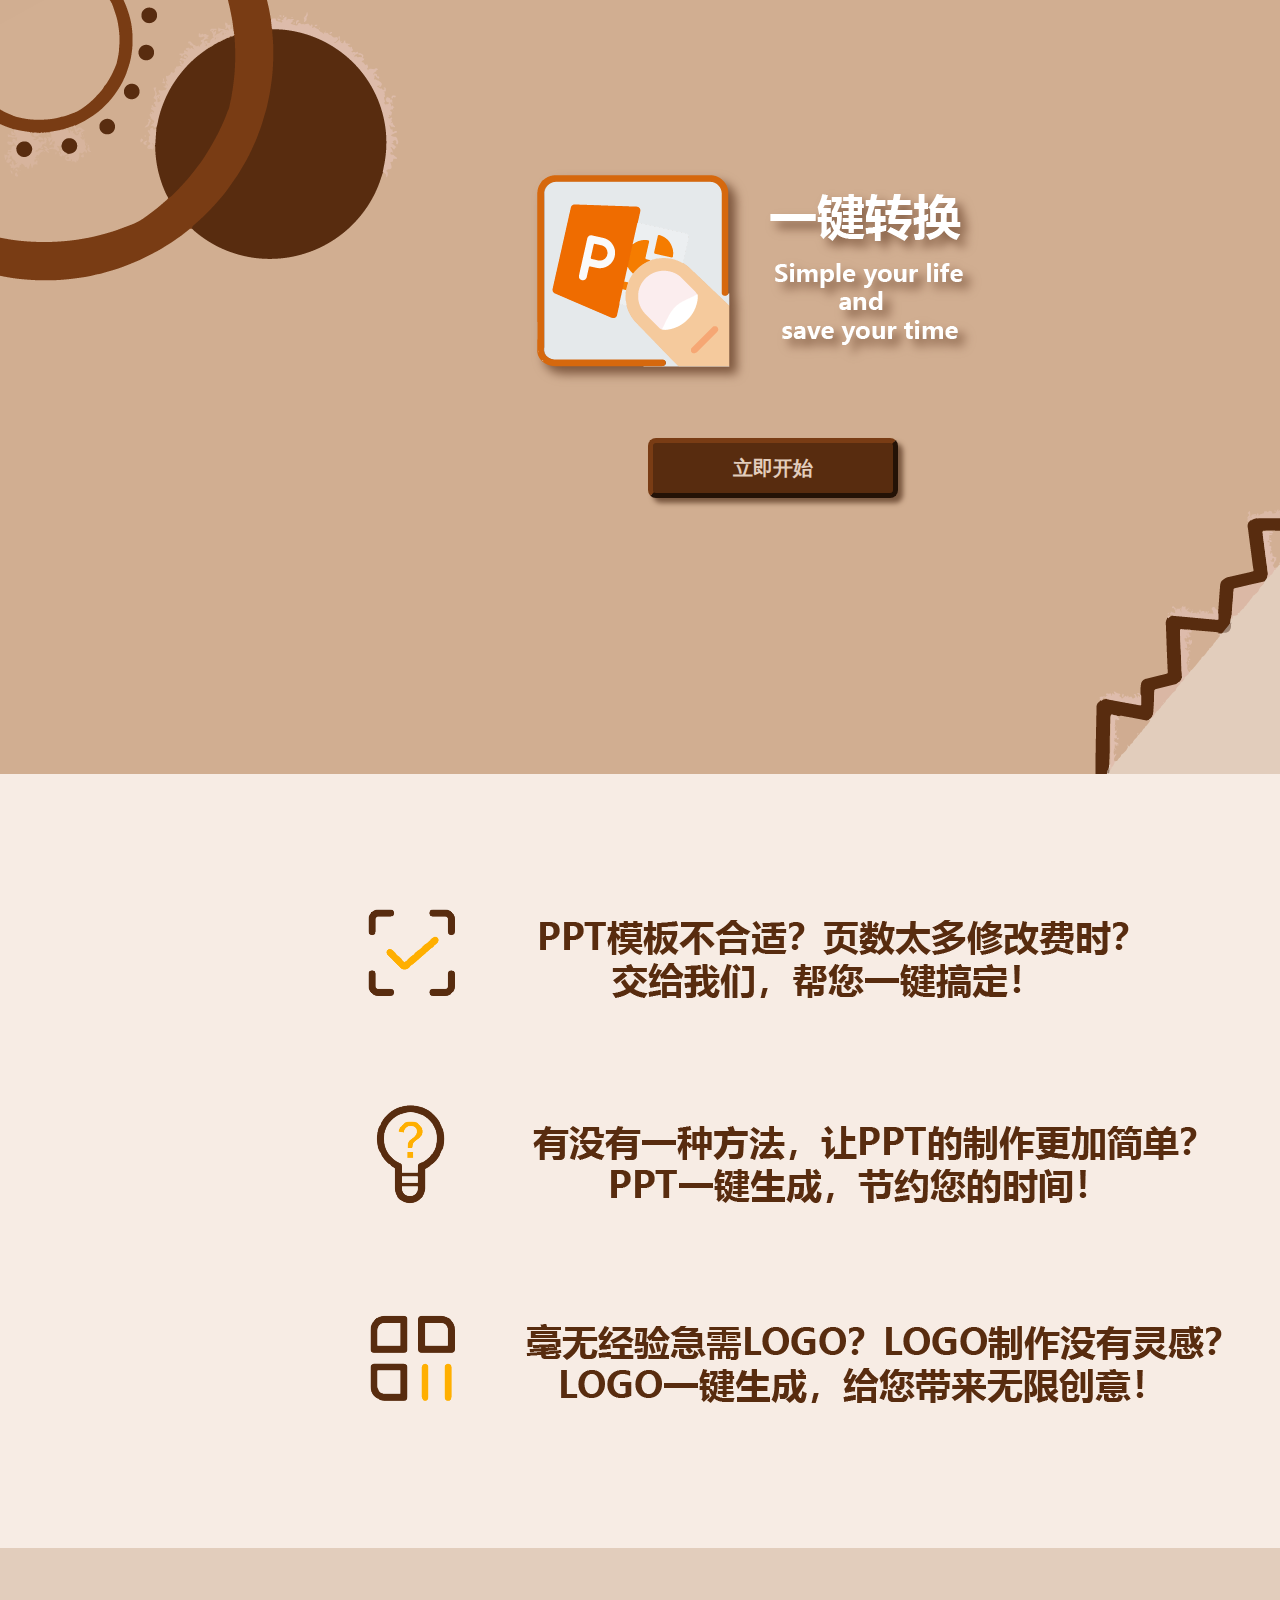
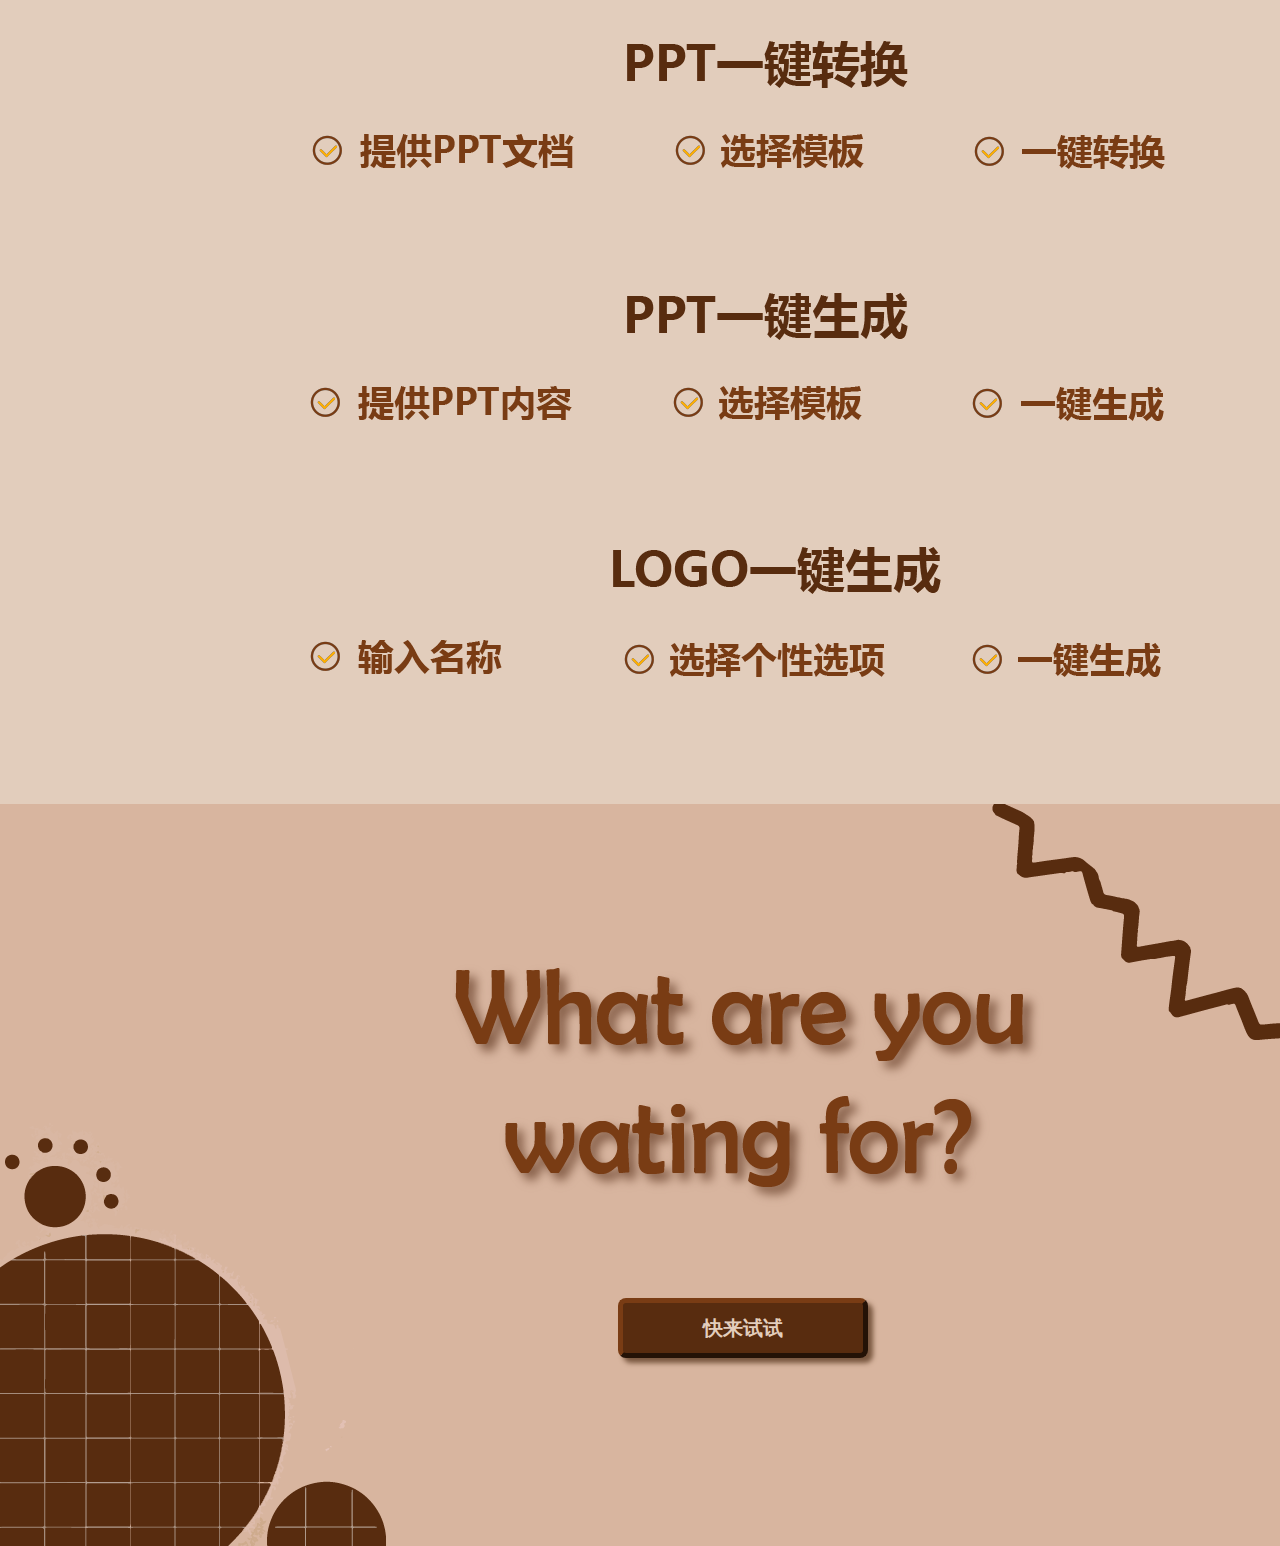
<file: 一键转换/index.html>
<!DOCTYPE html>
<html lang="en">
<head>
    <meta charset="UTF-8">
    <title>3</title>
    <style type="text/css">
        .class1{

            background-image: url("BJ1.png");
         /*   background-size: cover;*/
            background-repeat: no-repeat;
        }
        #start{

            height:60px ;
            width:250px;
            background-color: #582C0F;
            border-color: #793C14;
            border-width: 5px;
            border-radius: 8px;
            font-family: 微软雅黑;
            font-size: 20px;
            color: #E2CDBC;
            margin-top: 430px;
            margin-left: 640px;
            box-shadow: 5px 5px 5px #79573f;

        }
        #start2{

            height:60px ;
            width:250px;
            background-color: #582C0F;
            border-color: #793C14;
            border-width: 5px;
            border-radius: 8px;
            font-family: 微软雅黑;
            font-size: 20px;
            color: #E2CDBC;
            margin-top: 2400px;
            margin-left: 610px;
            box-shadow: 5px 5px 5px #79573f;

        }
    </style>

</head>
<body  class="class1">
<button id="start"><botton onclick="location.href='2.html'"><b>立即开始</b></button>
<button id="start2"><botton onclick="location.href='2.html'"><b>快来试试</b></button>
<!--别删，用来占位的-->
<br>
<br>
<br>
<br>
<br>
<br>
<br>
<br>
<br>
<br>
<br>

</body>
</html>
</file>
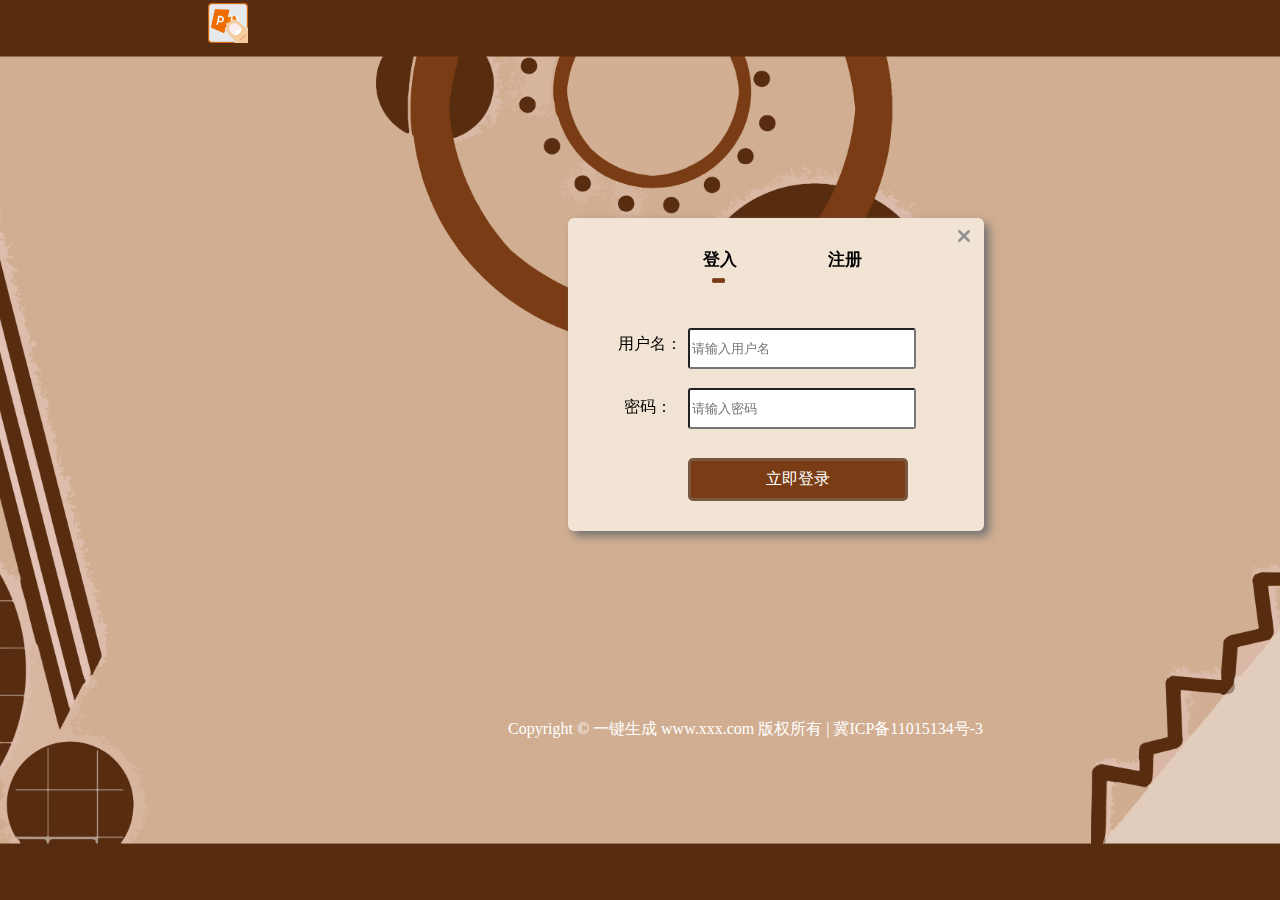
<file: 一键转换/2.html>
﻿<!DOCTYPE html>
<html lang="en">
<head>
    <meta charset="UTF-8">
    <title>2</title>
    <style type="text/css">
        #web_bg{
            position: fixed;
            top: 0;
            left: 0;
            width:100%;
            height:100%;
            min-width: 1000px;
            z-index:-10;
            zoom: 1;
            background-image: url("BJ2.png");
            background-color: #fff;
            background-repeat: no-repeat;
            background-size: cover;
            -webkit-background-size: cover;
            -o-background-size: cover;
            background-position: center 0;
        }
        #logo{
            position: fixed;
            margin-top: -5px;
            margin-left:200px;
        }

        #word_N{
           position:fixed;
            margin-top: 695px;
            margin-left:500px;
            color: white;
        }
        #id1
        {
            position: absolute;
            border-color:#f2e4d5;
            border-style: solid;
            border-width: 5px;
            background-color: #f2e4d5;
            width:406px;
            height:303px;
            border-radius: 6px;
            margin-top: 210px;
            margin-left: 560px;
            -moz-box-shadow:5px 5px 10px #717171;
            -webkit-box-shadow:5px 5px 10px #717171;
            box-shadow:5px 5px 10px #717171;
        }

        #i3
        {   position: fixed;
            background-color: #793c14;
            border-color: #79573f;
            border-style: solid;
            border-width: 3px;
            border-radius: 5px;
            width: 220px;
            height: 43px;
            color: #FFFFFF;
            text-align: center;
            font-size: 16px;
            margin-top:130px;
            margin-left: 70px;
        }
        #i3:hover{
            opacity: 0.75;
        }
        #i1{
            position: fixed;
            margin-top:0x;
            margin-left: 70px;
            width: 220px;
            height:35px;
            border-radius: 3px;
        }
        #i2{
            position: fixed;
            margin-top:60px;
            margin-left: 70px;
            width: 220px;
            height:35px;
            border-radius: 3px;
        }
        .word{
            position: fixed;
            font-size: 16px;
        }
        #p1{
            margin-top:6px;
        }
        #p2{
            margin-left: 6px;
            margin-top:69px;
        }
        #i4{
            position: fixed;
            margin-left: 610px;
            margin-top:320px;
        }

        #a1{
            position: fixed;
            font-size: 17px;
            font-family: 微软雅黑;
        }
        #a1:hover
        {
            color: #79573f;
        }
        #a2{
            position: fixed;
            font-size: 17px;
            color: #000000;
            text-decoration: none;
            font-family: 微软雅黑;
            margin-left: 125px;
        }
        #a2:hover
        {
            color: #79573f;
        }
        #i6{
            position: fixed;
            width: 13px;
            height: 5px;
            margin-top: 30px;
            margin-left: 9px;
        }
        #i7 {
            position: fixed;
            margin-top: 240px;
            margin-left: 695px;
        }

        #a3{
            position: fixed;
            margin-top:220px;
            margin-left: 950px;
        }


    </style>
</head>
<body>
<!--背景-->
    <div id="web_bg" "></div>
<!--LOGO-->
    <div id="logo">
        <img src="LOGO.png" width="40px" height="40px"></div>
<!--乱写的 要改-->
    <div id="word_N">
       <p>Copyright © 一键生成 www.xxx.com 版权所有 | 冀ICP备11015134号-3</p>
    </div>
<!--登入框-->
    <div id="id1">
<!-- 登录的条条框框  -->
    </div>
    <div id="i4">
        <p class="word" id="p1">用户名：</p>

        <input id="i1" type="text" placeholder="请输入用户名">

        <p class="word" id="p2">密码：</p>

        <input id="i2" type="password" placeholder="请输入密码">

        <input id="i3" type="button"  value="立即登录" onclick="tl()"> <!--onclick用来和js联系-->
    </div>

<!--登入元素-->
    <div id="i7">
        <a id="a1"><b>登入</b></a>
        <a id="a2" href="3.html"><b>注册</b></a>
        <img id="i6" src="杠杠.png">
    </div>
<!--关闭按钮-->
    <a id="a3" href=" " target="_blank">
        <input  type="image" width="12px" src="no.png">
    </a>

<script>
    var username=document.getElementById("i1");
    var password=document.getElementById("i2");
    document.getElementById("i3").onclick=function(){
        var data=JSON.stringify({
	    "username":username.value,
	    "password":password.value
	});
	
        var xhr = new XMLHttpRequest();
        xhr.addEventListener("readystatechange",function () {
            if (this.readyState === this.DONE) {
	        console.log(this.responseText);
	        var JsonObj = JSON.parse(this.reponseText);
	        if(JsonObj.status == 0){ // login success;
	            document.cookie =JsonObj.data.token;
	            valid();
	        }
            }
        });
        xhr.open("POST",URL);//
        xhr.setRequestHeader("****","****");//设置制定的请求头
        xhr.send(data);//发送请求
    }

    function valid(){
	var data = null;
	var xhr = new XMLHttpRequest();
	xhr.addEventListener("readystatechange",function(){
	    if(this.readyState === this.DONE){
		console.log(this.responseText);
		var JsonObject=JSON.parse(this.responseText);
		if(JsonObject.status==0)window.location.href='4.html';//状态为0认证成功跳到主页面
		if(JsonObject.status==1003)alert("密码错误");//密码错误
		if(JsonObject.status==1004)alert("登录过期");//token过期
	    }
	});
	xhr.open("GET",URL);//
	var token=document.cookie;//token格式
	xhr.setRequestHeader("****",token);//设置制定的请求头
	xhr.send(data);
    }

</script>



</body>
</html>
</file>
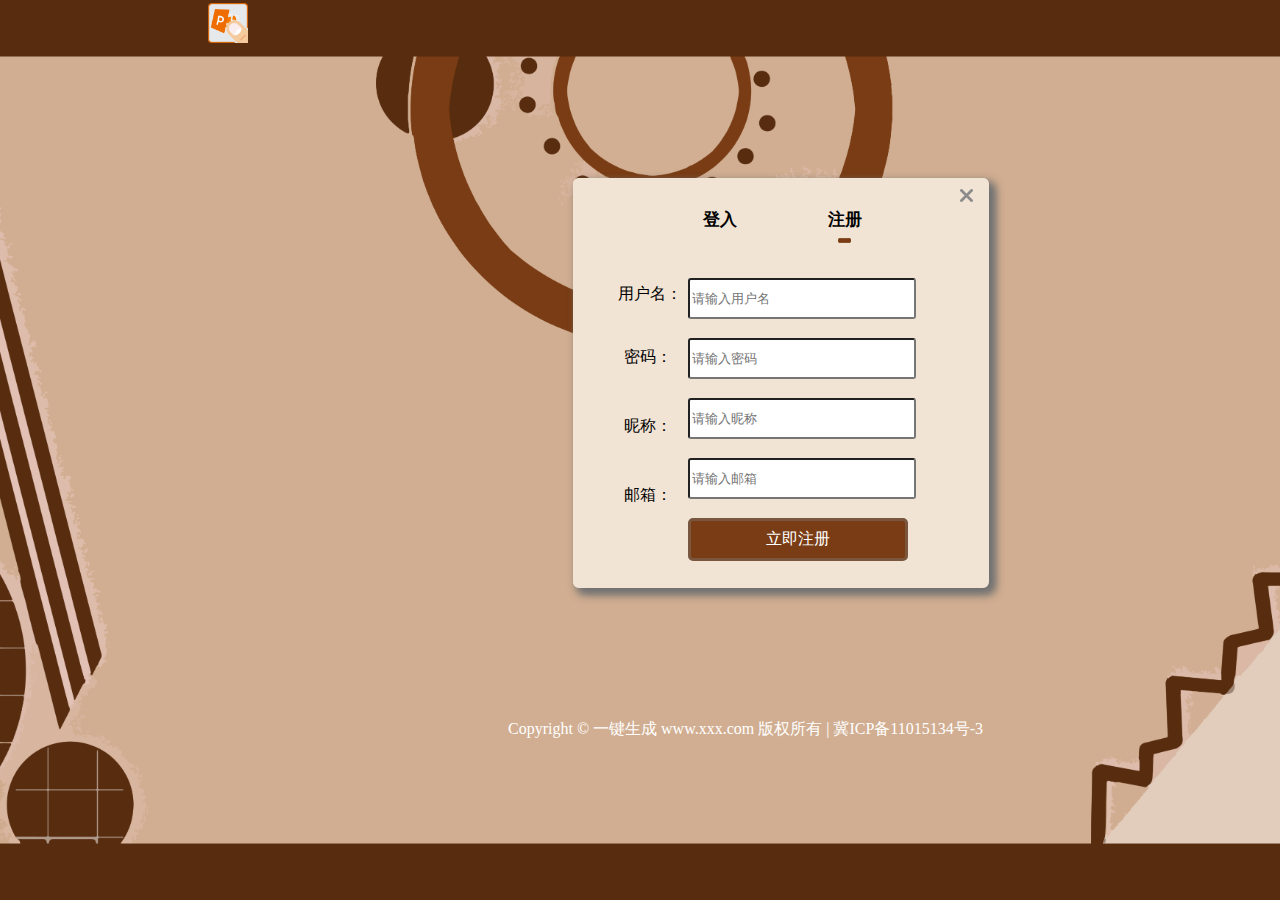
<file: 一键转换/3.html>
﻿<!DOCTYPE html>
<html lang="en">
<head>
    <meta charset="UTF-8">
    <title>3</title>
    <style type="text/css">
        #web_bg{
            position: fixed;
            top: 0;
            left: 0;
            width:100%;
            height:100%;
            min-width: 1000px;
            z-index:-10;
            zoom: 1;
            background-image: url("BJ2.png");
            background-color: #fff;
            background-repeat: no-repeat;
            background-size: cover;
            -webkit-background-size: cover;
            -o-background-size: cover;
            background-position: center 0;
        }
        #logo{
            position: fixed;
            margin-top: -5px;
            margin-left:200px;
        }

        #word_N{
            position:fixed;
            margin-top: 695px;
            margin-left:500px;
            color: white;
        }
        #id1
        {
            position: fixed;
            border-color:#f2e4d5;
            border-style: solid;
            border-width: 5px;
            background-color: #f2e4d5;
            width:406px;
            height:400px;
            border-radius: 6px;
            margin-top: 170px;
            margin-left: 565px;
            -moz-box-shadow:5px 5px 10px #717171;
            -webkit-box-shadow:5px 5px 10px #717171;
            box-shadow:5px 5px 10px #717171;
            z-index: 0;
        }
        #i3
        {   position: fixed;
            background-color: #793c14;
            border-color: #79573f;
            border-style: solid;
            border-width: 3px;
            border-radius: 5px;
            width: 220px;
            height: 43px;
            color: #FFFFFF;
            text-align: center;
            font-size: 16px;
            margin-top:240px;
            margin-left: 70px;
        }
        #i3:hover{
            opacity: 0.75;
        }
        #i1{
            position: fixed;
            margin-top:0x;
            margin-left: 70px;
            width: 220px;
            height:35px;
            border-radius: 3px;
        }
        #i2{
            position: fixed;
            margin-top:60px;
            margin-left: 70px;
            width: 220px;
            height:35px;
            border-radius: 3px;
        }
        #ii3
        {
            position: fixed;
            margin-top:120px;
            margin-left: 70px;
            width: 220px;
            height:35px;
            border-radius: 3px;
        }
        #ii4
        {
            position: fixed;
            margin-top:180px;
            margin-left: 70px;
            width: 220px;
            height:35px;
            border-radius: 3px;
        }
        .word{
            position: fixed;
            font-size: 16px;
        }
        #p1{
            margin-top:6px;
        }
        #p2{
            margin-left: 6px;
            margin-top:69px;
        }
        #pp3
        {
            margin-left: 6px;
            margin-top:138px;
        }
        #pp4
        {
            margin-left: 6px;
            margin-top:207px;
        }
        #i4{
            z-index: 1;
            position: fixed;
            margin-left: 610px;
            margin-top:270px;
        }

        #a1{
            position: fixed;
            font-size: 17px;
            color: #000000;
            text-decoration: none;
            font-family: 微软雅黑;
        }
        #a1:hover
        {
            color: #79573f;
        }
        #a2{
            position: fixed;
            font-size: 17px;
            color: #000000;
            text-decoration: none;
            font-family: 微软雅黑;
            margin-left: 125px;
        }
        #a2:hover
        {
            color: #79573f;
        }
        #i6{
            position: fixed;
            width: 13px;
            height: 5px;
            margin-top: 30px;
            margin-left: 135px;
        }
        #i7 {
            z-index:1;
            position: fixed;
            margin-top: 200px;
            margin-left: 695px;
        }

        #a3{
            z-index: 2;
            position: fixed;
            margin-top:180px;
            margin-left: 952px;
        }


    </style>
</head>
<body>

<div id="web_bg" "></div>

<div id="logo">
    <img src="LOGO.png" width="40px" height="40px"></div>

<!--乱写的 要改-->
<div id="word_N">
    <p>Copyright © 一键生成 www.xxx.com 版权所有 | 冀ICP备11015134号-3</p>
</div>
<!--注册框-->

<div id="id1">
</div>

<!-- 注册的条条框框  -->
<div id="i4">
    <p class="word" id="p1">用户名：</p>

    <input id="i1" type="text" placeholder="请输入用户名">

    <p class="word" id="p2">密码：</p>

    <input id="i2" type="password" placeholder="请输入密码">

    <p class="word" id="pp3">昵称：</p>
    <input id="ii3" type="text" placeholder="请输入昵称">

    <p class="word" id="pp4">邮箱：</p>

    <input id="ii4" type="text" placeholder="请输入邮箱">


    <input id="i3" type="button" value="立即注册" onclick="t1()"> <!--onclick用来和js联系-->
</div>
<!-注册元素-->
<div id="i7">
    <a id="a1" href="2.html"><b>登入</b></a>
    <a id="a2"><b>注册</b></a>
    <img id="i6" src="杠杠.png">
</div>
<!--关闭按钮-->
<a id="a3" href=" " target="_blank">
    <input  type="image" width="13px" src="no.png">
</a>

</body>
</html>

</head>


<body class="class1">

</div>
<div id="id1">
    <p></p>
</div>

<script>
    var username=document.getElementById("i1");//用户名
    var password=document.getElementById("i2");//密码
    var user_name=document.getElementById("ii3");//昵称
    var user_email=document.getElementById("ii4");//邮箱
    document.getElementById("i3").onclick=function(){
	var data=JSON.stringify({
	    "username"=username.value,
	    "password"=password.value,
	    "user_name"=user_name.value,
	    "user_email"=user_email.value
	});
	var xhr = new XMLHttpRequest();
	xhr.addEventListener("readystatechange",function(){
	    if(this.readyState===this.DONE){
		console.log(this.responseText);
		var JsonObj = JSON.parse(this.responseText);
		if(JsonObj.status==0){
		    document.cookie = JsonObj.data.token;
		    valid();
		}
	    }
	});
	xhr.open("POST",URL);//
	xhr.setRequestHeader("****","****");//设置制定的请求头
	xhr.send(data);
    }
    document.getElementById("i3").onclick = function(){
	var data=JSON.stringify({
	    "username"=username.value,
	    "password"=password.value,
	    "user_name"=user_name.value,
	    "user_email"=user_email.value
	});
	var xhr = new XMLHttpRequest();
	xhr.addEventListener("readystatechange",function(){
	    if(this.readyState===this.DONE){
		console.log(this.responseText);
		var JsonObj = JSON.parse(this.responseText);
		if(JsonObj.status==0)alert("注册成功，请登录");//注册成功
		if(JsonObj.status==1001)alert("用户名已被占用");//用户名被占用
		if(JsonObj.status==1002)alert("邮箱已被注册");//邮箱被注册
	    }
	});
	xhr.open("POST",URL);
	xhr.setRequestHeader("****","****");//设置制定的请求头
	xhr.send(data);
   }
	    
</script>
</body>
</html>
</file>
